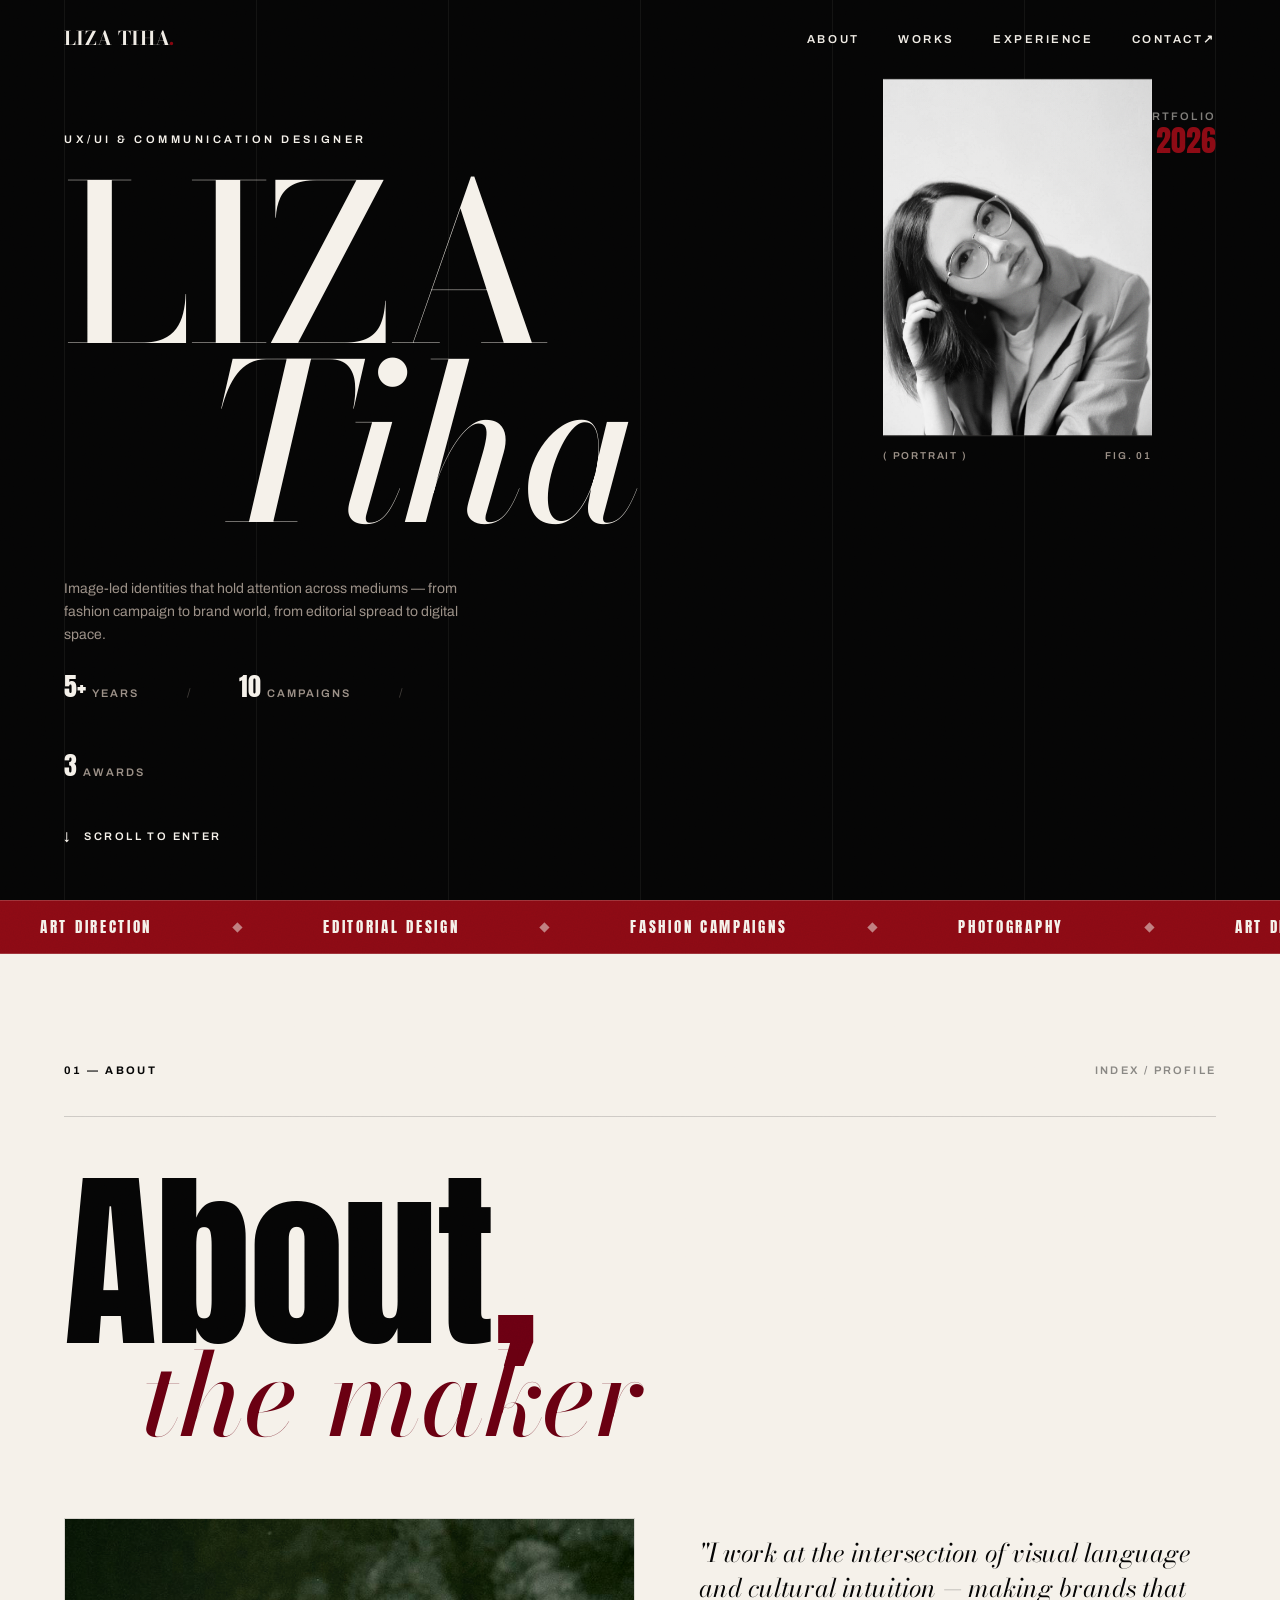
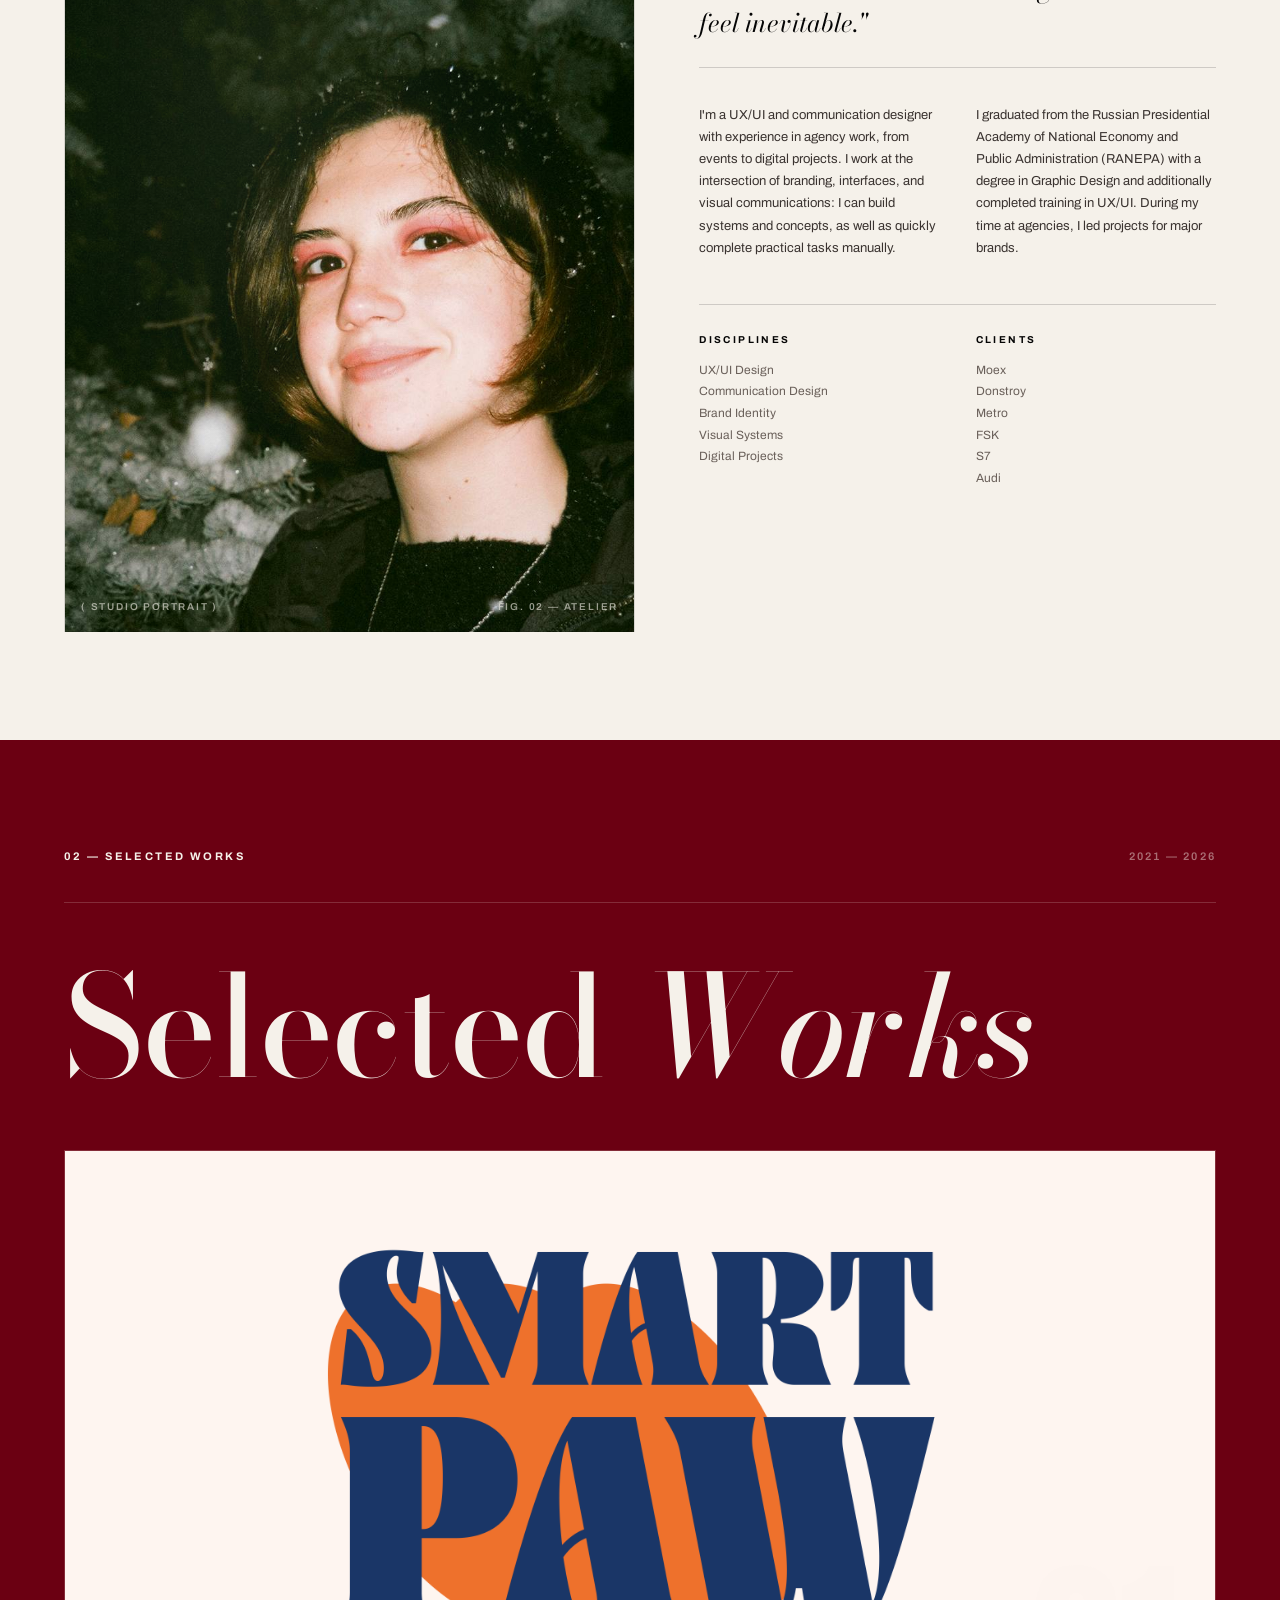
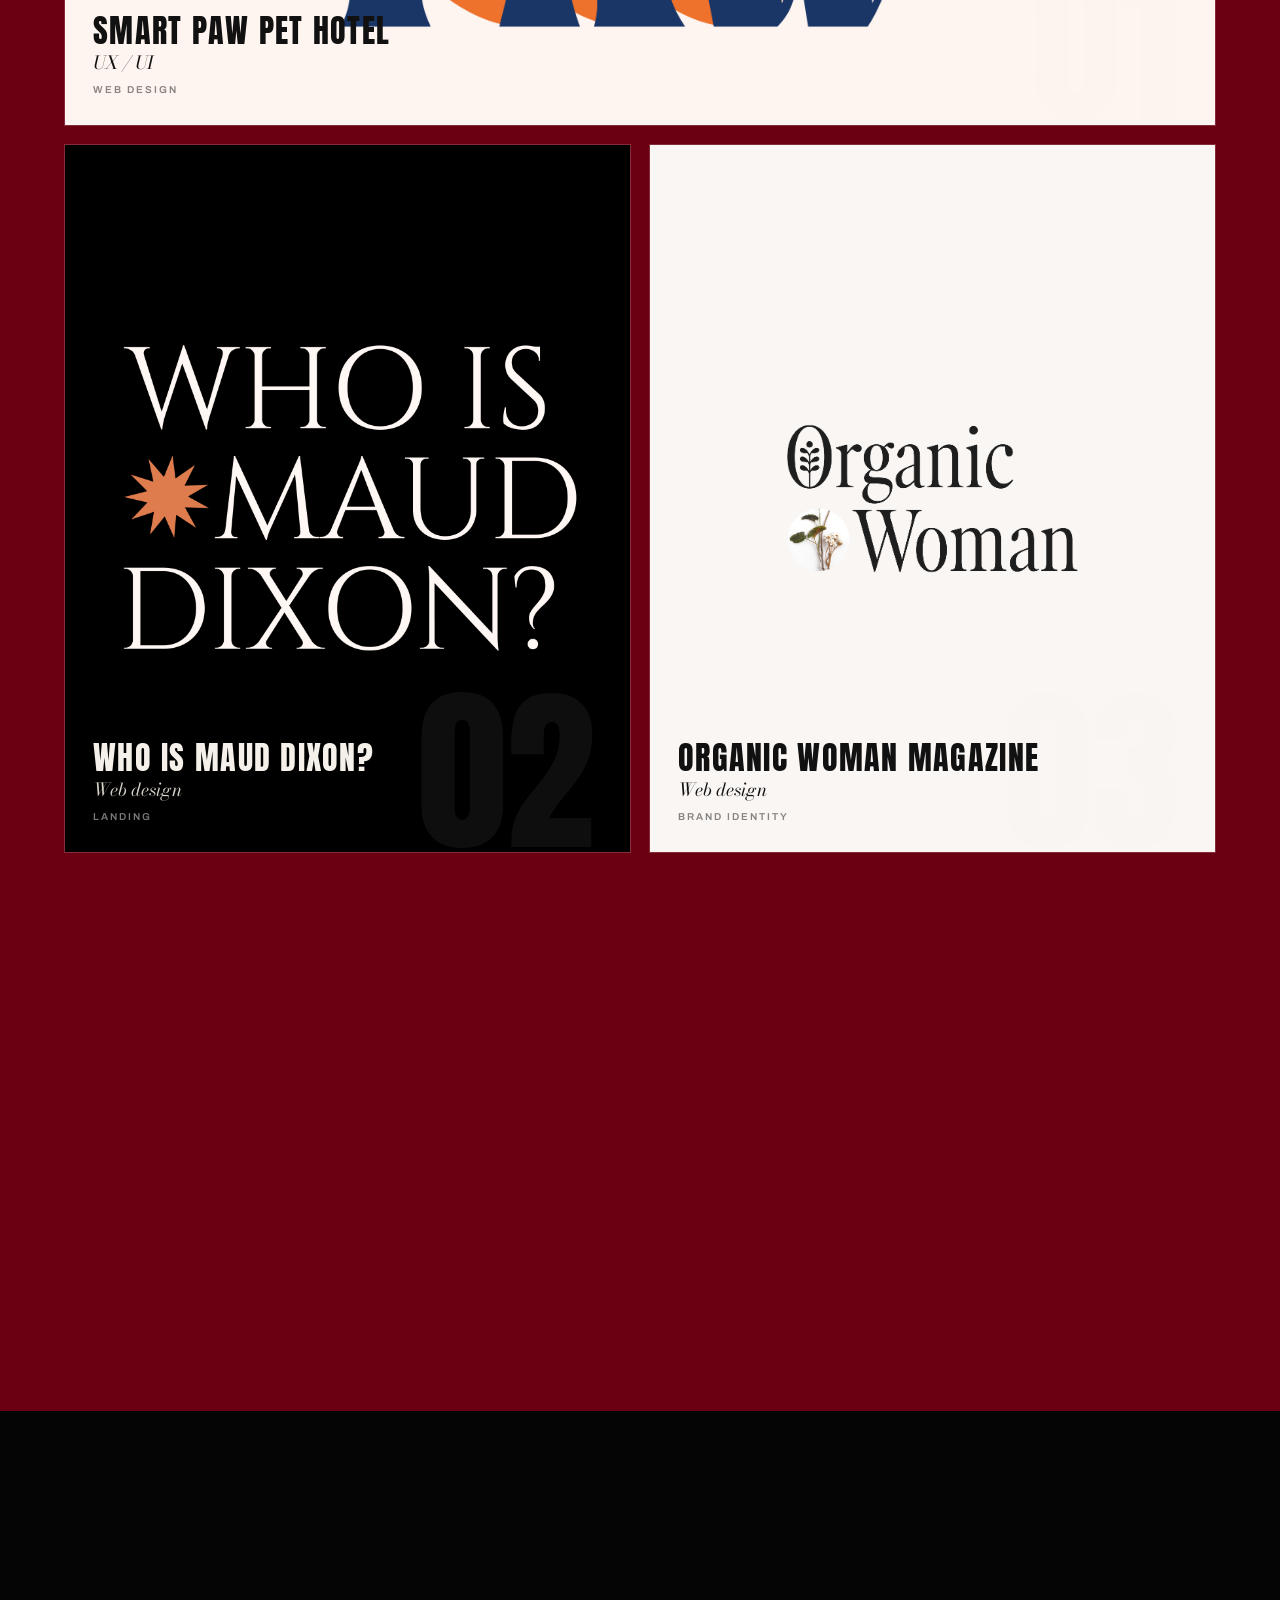
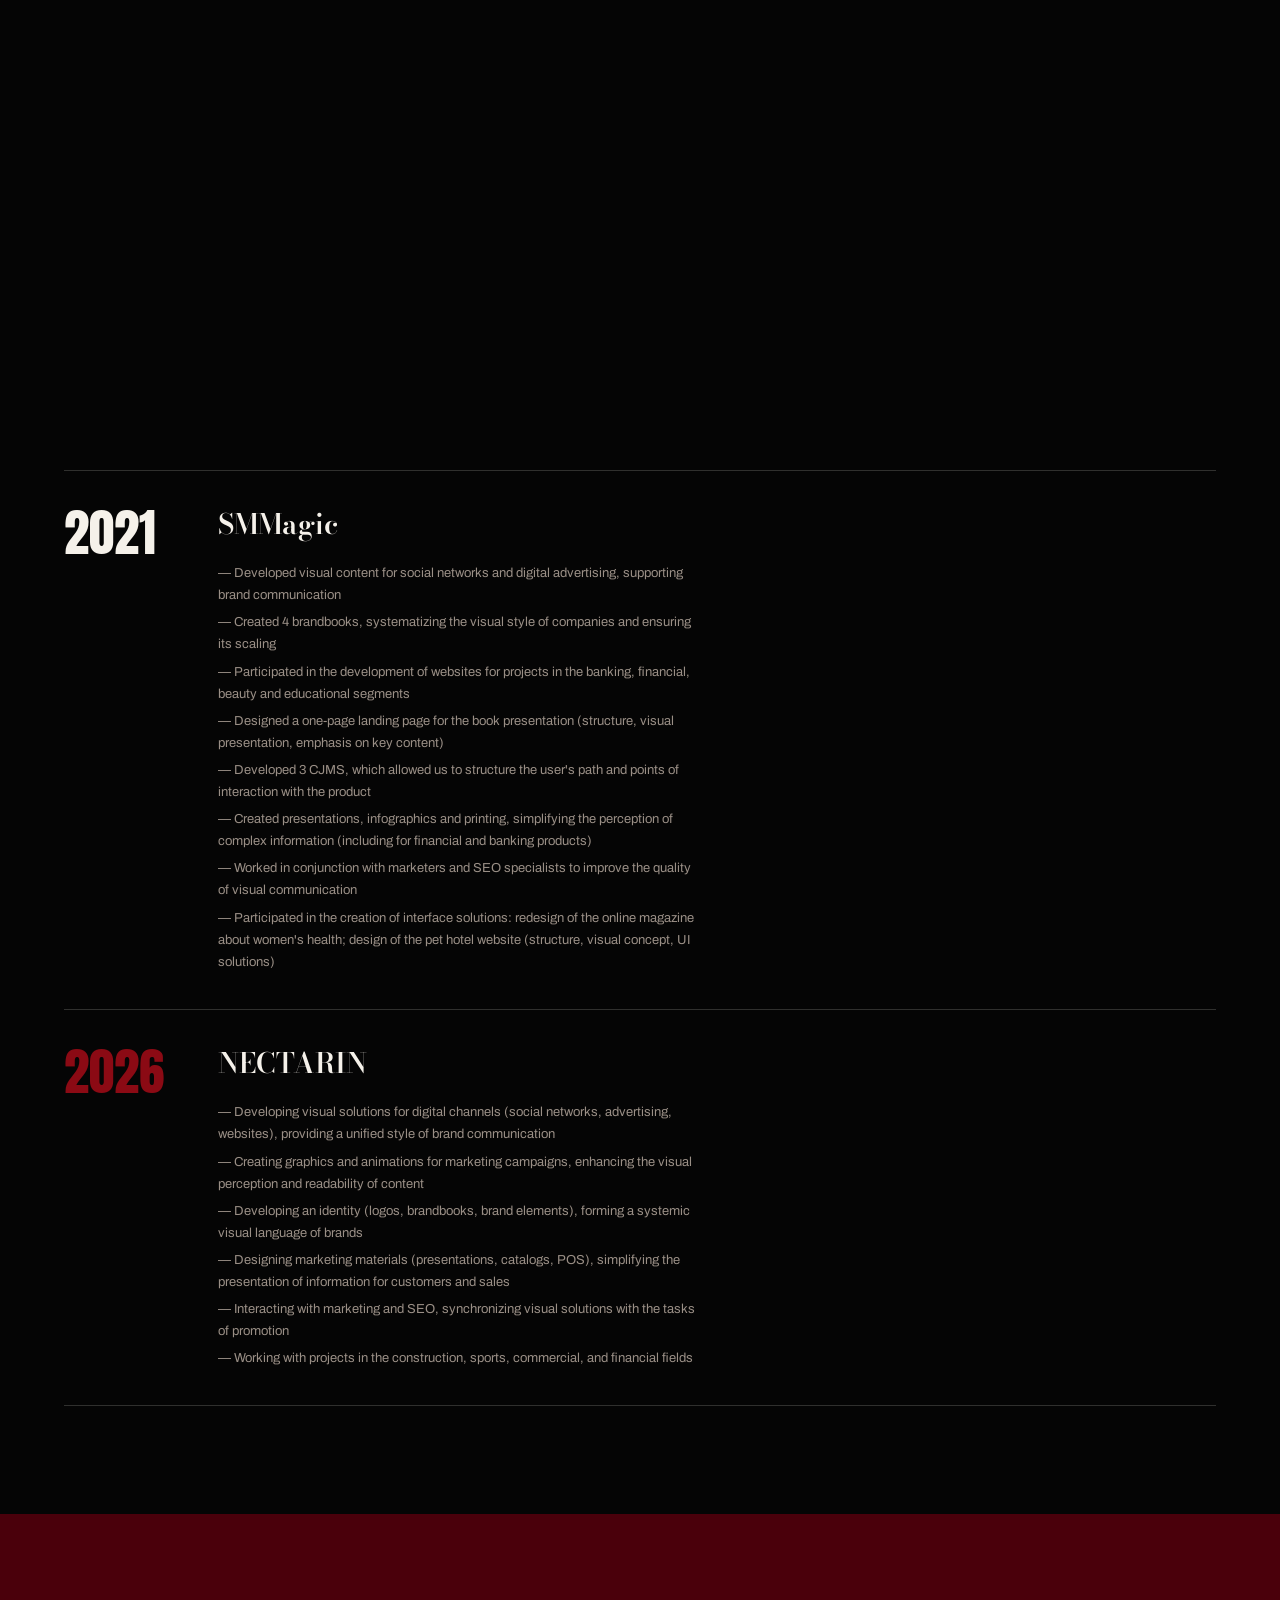
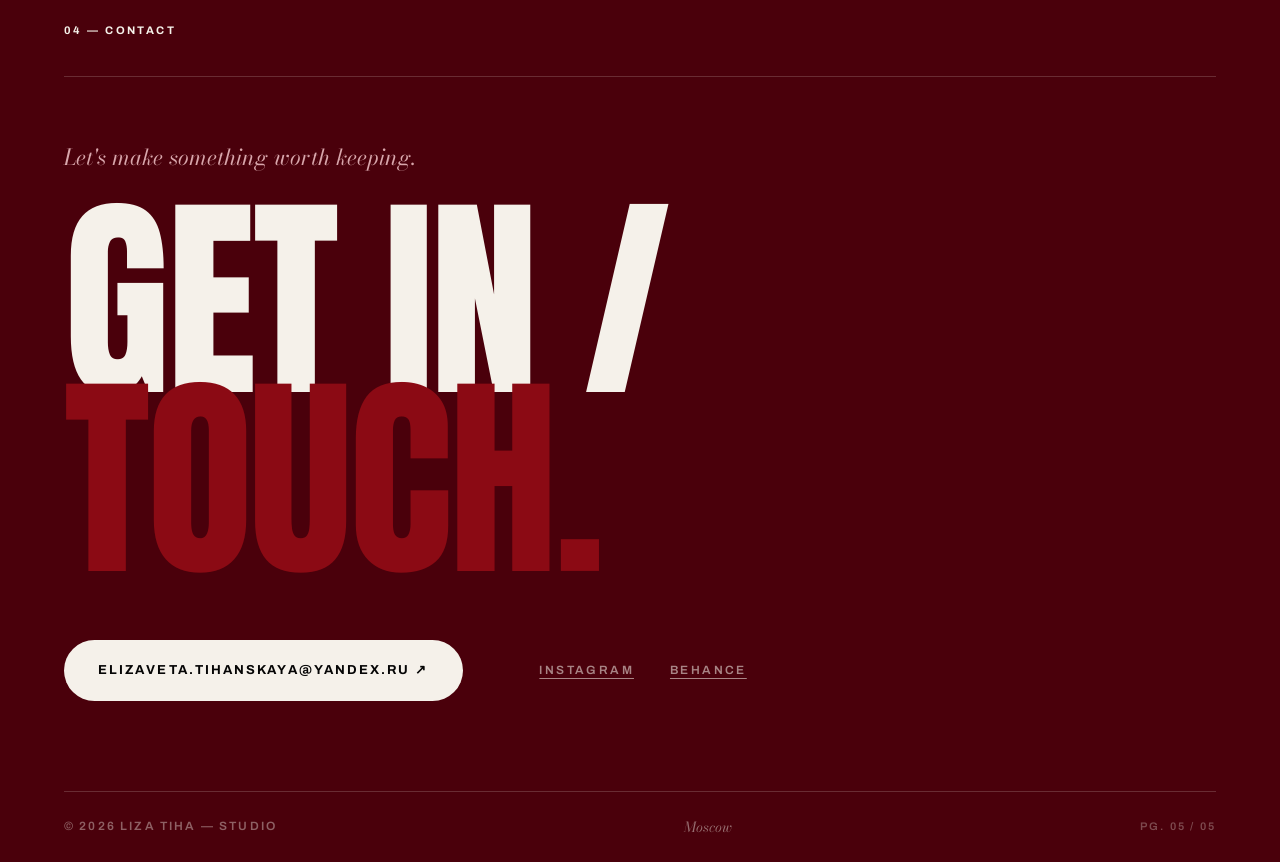
<file: index.html>
<!DOCTYPE html>
<html lang="en">
<head>
  <meta charset="UTF-8">
  <meta name="viewport" content="width=device-width, initial-scale=1.0">
  <title>LIZA TIHA — Creative Director</title>
  <link rel="preconnect" href="https://fonts.googleapis.com">
  <link rel="preconnect" href="https://fonts.gstatic.com" crossorigin>
  <link href="https://fonts.googleapis.com/css2?family=Bodoni+Moda:ital,opsz,wght@0,6..96,400..900;1,6..96,400..900&family=Anton&family=Archivo:wght@400;500;600;700;800;900&display=swap" rel="stylesheet">
  <link rel="stylesheet" href="css/styles.css">
</head>
<body>

  <!-- Grain -->
  <div class="grain" aria-hidden="true"></div>

  <!-- Grid lines -->
  <div class="grid-lines" aria-hidden="true">
    <span></span><span></span><span></span>
    <span></span><span></span><span></span>
  </div>

  <!-- Nav -->
  <nav aria-label="Main navigation">
    <a href="#hero" class="nav-logo">LIZA TIHA<span class="dot">.</span></a>
    <ul class="nav-links">
      <li><a href="#about">About</a></li>
      <li><a href="#works">Works</a></li>
      <li><a href="#experience">Experience</a></li>
      <li><a href="#contact">Contact&#8599;</a></li>
    </ul>
  </nav>

  <!-- ═══ HERO ═══ -->
  <section id="hero">
    <div class="hero-meta" data-reveal data-delay="0">
      <div class="hero-meta-label">Portfolio</div>
      <div class="hero-meta-year">2026</div>
    </div>

    <div class="hero-portrait" id="heroPortrait" aria-hidden="true">
      <div class="hero-portrait-inner"></div>
      <div class="hero-portrait-caption">
        <span>( Portrait )</span>
        <span>FIG. 01</span>
      </div>
    </div>

    <div class="hero-content">
      <p class="hero-eyebrow" data-reveal data-delay="40">UX/UI & Communication designer</p>

      <h1 class="hero-name" data-reveal data-delay="100">
        LIZA<span class="line2">Tiha</span>
      </h1>

      <div class="hero-statement" data-reveal data-delay="160">
        <p>Image-led identities that hold attention across mediums — from fashion campaign to brand world, from editorial spread to digital space.</p>
        <div class="hero-stats">
          <div class="stat">
            <span class="stat-num">5+</span>
            <span class="stat-label">Years</span>
          </div>
          <div class="stat-sep">/</div>
          <div class="stat">
            <span class="stat-num">10</span>
            <span class="stat-label">Campaigns</span>
          </div>
          <div class="stat-sep">/</div>
          <div class="stat">
            <span class="stat-num">3</span>
            <span class="stat-label">Awards</span>
          </div>
        </div>
      </div>
    </div>

    <div class="hero-scroll" data-reveal data-delay="220">
      <span class="hero-scroll-arrow">↓</span>
      <span>Scroll to enter</span>
    </div>
  </section>

  <!-- ═══ MARQUEE ═══ -->
  <div class="marquee-bar" aria-hidden="true">
    <div class="marquee-track">
      <span>Art Direction</span><span class="diamond">◆</span>
      <span>Editorial Design</span><span class="diamond">◆</span>
      <span>Fashion Campaigns</span><span class="diamond">◆</span>
      <span>Photography</span><span class="diamond">◆</span>
      <span>Art Direction</span><span class="diamond">◆</span>
      <span>Editorial Design</span><span class="diamond">◆</span>
      <span>Fashion Campaigns</span><span class="diamond">◆</span>
      <span>Photography</span><span class="diamond">◆</span>
      <!-- duplicate for seamless loop -->
      <span>Art Direction</span><span class="diamond">◆</span>
      <span>Editorial Design</span><span class="diamond">◆</span>
      <span>Fashion Campaigns</span><span class="diamond">◆</span>
      <span>Photography</span><span class="diamond">◆</span>
      <span>Art Direction</span><span class="diamond">◆</span>
      <span>Editorial Design</span><span class="diamond">◆</span>
      <span>Fashion Campaigns</span><span class="diamond">◆</span>
      <span>Photography</span><span class="diamond">◆</span>
    </div>
  </div>

  <!-- ═══ ABOUT ═══ -->
  <section id="about">
    <div class="section-marker" data-reveal data-delay="0">
      <span class="section-num">01 — About</span>
      <span class="section-tag">Index / Profile</span>
    </div>

    <div class="about-title-block">
      <div class="about-title-line1" data-reveal data-delay="40">
        About<span class="comma">,</span>
      </div>
      <div class="about-title-line2" data-reveal data-delay="100">the maker</div>
    </div>

    <div class="about-grid">
      <div class="about-portrait-frame" data-reveal data-delay="60" aria-hidden="true">
        <div class="about-portrait-tags">
          <span>( Studio portrait )</span>
          <span>FIG. 02 — ATELIER</span>
        </div>
      </div>

      <div class="about-content">
        <blockquote class="about-quote" data-reveal data-delay="120">
          "I work at the intersection of visual language and cultural intuition — making brands that feel inevitable."
        </blockquote>

        <div class="about-body" data-reveal data-delay="180">
          <p>I'm a UX/UI and communication designer with experience in agency work, from events to digital projects. I work at the intersection of branding, interfaces, and visual communications: I can build systems and concepts, as well as quickly complete practical tasks manually.</p>
          <p>I graduated from the Russian Presidential Academy of National Economy and Public Administration (RANEPA) with a degree in Graphic Design and additionally completed training in UX/UI. During my time at agencies, I led projects for major brands.</p>
        </div>

        <div class="about-meta" data-reveal data-delay="220">
          <div class="about-meta-col">
            <h4>Disciplines</h4>
            <ul>
              <li>UX/UI Design</li>
              <li>Communication Design</li>
              <li>Brand Identity</li>
              <li>Visual Systems</li>
              <li>Digital Projects</li>
            </ul>
          </div>
          <div class="about-meta-col">
            <h4>Clients</h4>
            <ul>
              <li>Moex</li>
              <li>Donstroy</li>
              <li>Metro</li>
              <li>FSK</li>
              <li>S7</li>
              <li>Audi</li>
            </ul>
          </div>
        </div>
      </div>
    </div>
  </section>

  <!-- ═══ WORKS ═══ -->
  <section id="works">
    <div class="section-marker light" data-reveal data-delay="0">
      <span class="section-num light">02 — Selected Works</span>
      <span class="section-tag light">2021 — 2026</span>
    </div>

    <div class="works-title-block" data-reveal data-delay="40">
      <div class="works-title">Selected <em>Works</em></div>
    </div>

    <div class="works-grid">
      <!-- Card 1: Featured full-width -->
      <a href="https://www.behance.net/gallery/199255299/gostinica-dlja-koshek-i-sobak-Smart-Paw-UXUI" target="_blank" rel="noopener noreferrer" class="work-card work-card-full" data-reveal data-delay="60" role="article">
        <div class="work-card-inner"></div>
        <div class="work-ghost-num" aria-hidden="true">01</div>
        <div class="work-info">
          <div class="work-project-name" style="color:#111;">Smart Paw Pet Hotel</div>
          <div class="work-project-sub" style="color:#111;">UX / UI</div>
          <div class="work-project-tag" style="color:rgba(17,17,17,0.5);">Web design </div>
        </div>
      </a>

      <!-- Cards 2 & 3: 2-up -->
      <div class="work-card-2up" data-reveal data-delay="120">
        <a href="https://www.behance.net/gallery/176763743/Landing-Who-is-Maud-Dixon" target="_blank" rel="noopener noreferrer" class="work-card work-card-half" role="article">
          <div class="work-card-inner"></div>
          <div class="work-ghost-num" aria-hidden="true">02</div>
          <div class="work-info">
            <div class="work-project-name">Who is Maud Dixon? </div>
            <div class="work-project-sub">Web design</div>
            <div class="work-project-tag">Landing</div>
          </div>
        </a>
        <a href="https://www.behance.net/gallery/223369369/Organic-woman-website-redesign" target="_blank" rel="noopener noreferrer" class="work-card work-card-half" role="article">
          <div class="work-card-inner"></div>
          <div class="work-ghost-num" aria-hidden="true">03</div>
          <div class="work-info">
            <div class="work-project-name" style="color:#111;">Organic Woman magazine </div>
            <div class="work-project-sub" style="color:#111;">Web design </div>
            <div class="work-project-tag" style="color:rgba(17,17,17,0.5);"> Brand identity </div>
          </div>
        </a>
      </div>

      <!-- Card 4: Wide -->
      <a href="https://www.behance.net/gallery/223905723/URBAN-VIBES-Sportmaster-social-media-posters" target="_blank" rel="noopener noreferrer" class="work-card work-card-wide" data-reveal data-delay="180" role="article">
        <div class="work-card-inner"></div>
        <div class="work-ghost-num" aria-hidden="true">04</div>
        <div class="work-info">
          <div class="work-project-name" style="color:#111;">Urban Vibes</div>
          <div class="work-project-sub" style="color:#111;">Brand identity </div>
          <div class="work-project-tag" style="color:rgba(17,17,17,0.5);">Communication Design</div>
        </div>
      </a>
    </div>
  </section>

  <!-- ═══ EXPERIENCE ═══ -->
  <section id="experience">
    <div class="section-marker light" data-reveal data-delay="0">
      <span class="section-num light">03 — Experience</span>
    </div>

    <div class="exp-title-block" data-reveal data-delay="40">
      <div class="exp-title">The <em>record</em></div>
    </div>

    <div class="exp-rows">
      <div class="exp-row" data-reveal data-delay="0">
        <div class="exp-year crimson">2020</div>
        <div class="exp-body">
          <div class="exp-role">EVENTUM PREMO</div>
          <ul class="exp-desc">
            <li>— Developed visual concepts for events and presentation materials</li>
            <li>— Created 3D visualizations of stands and scenes used in projects for major automotive, aviation, and telephone brands</li>
            <li>— Designed graphics for presentations and merchandise, enhancing the visual presentation of brands at events</li>
          </ul>
        </div>
      </div>

      <div class="exp-row" data-reveal data-delay="80">
        <div class="exp-year ivory">2021</div>
        <div class="exp-body">
          <div class="exp-role">SMMagic</div>
          <ul class="exp-desc">
            <li>— Developed visual content for social networks and digital advertising, supporting brand communication</li>
            <li>— Created 4 brandbooks, systematizing the visual style of companies and ensuring its scaling</li>
            <li>— Participated in the development of websites for projects in the banking, financial, beauty and educational segments</li>
            <li>— Designed a one-page landing page for the book presentation (structure, visual presentation, emphasis on key content)</li>
            <li>— Developed 3 CJMS, which allowed us to structure the user's path and points of interaction with the product</li>
            <li>— Created presentations, infographics and printing, simplifying the perception of complex information (including for financial and banking products)</li>
            <li>— Worked in conjunction with marketers and SEO specialists to improve the quality of visual communication</li>
            <li>— Participated in the creation of interface solutions: redesign of the online magazine about women's health; design of the pet hotel website (structure, visual concept, UI solutions)</li>
          </ul>
        </div>
      </div>

      <div class="exp-row" data-reveal data-delay="160">
        <div class="exp-year crimson">2026</div>
        <div class="exp-body">
          <div class="exp-role">NECTARIN</div>
          <ul class="exp-desc">
            <li>— Developing visual solutions for digital channels (social networks, advertising, websites), providing a unified style of brand communication</li>
            <li>— Creating graphics and animations for marketing campaigns, enhancing the visual perception and readability of content</li>
            <li>— Developing an identity (logos, brandbooks, brand elements), forming a systemic visual language of brands</li>
            <li>— Designing marketing materials (presentations, catalogs, POS), simplifying the presentation of information for customers and sales</li>
            <li>— Interacting with marketing and SEO, synchronizing visual solutions with the tasks of promotion</li>
            <li>— Working with projects in the construction, sports, commercial, and financial fields</li>
          </ul>
        </div>
      </div>
    </div>
  </section>

  <!-- ═══ CONTACT ═══ -->
  <section id="contact">
    <div class="section-marker light" data-reveal data-delay="0">
      <span class="section-num light">04 — Contact</span>
    </div>

    <p class="contact-tagline" data-reveal data-delay="40">Let's make something worth keeping.</p>

    <div class="contact-title" data-reveal data-delay="80">
      GET IN /<br>
      <span class="touch">TOUCH.</span>
    </div>

    <div class="contact-actions" data-reveal data-delay="140">
      <a href="mailto:elizaveta.tihanskaya@yandex.ru" class="btn-magnetic" id="magneticBtn">
        elizaveta.tihanskaya@yandex.ru &#8599;
      </a>
      <div class="contact-socials">
        <a href="https://www.instagram.com/eta_ti?igsh=MWNxNDkyMGN5ZnNjMQ%3D%3D&utm_source=qr" class="social-link">Instagram</a>
        <a href="https://www.behance.net/designeta" class="social-link">Behance</a>
      </div>
    </div>

    <footer class="contact-footer">
      <span class="footer-copy">© 2026 Liza Tiha — Studio</span>
      <span class="footer-location">Moscow</span>
      <span class="footer-page">Pg. 05 / 05</span>
    </footer>
  </section>

  <script src="js/main.js"></script>
</body>
</html>
</file>
<file: css/styles.css>
/* ─── TOKENS ─── */
:root {
  --burgundy: #6B0012;
  --dark-wine: #4A000B;
  --crimson: #8B0A14;
  --ivory: #F5F1EA;
  --beige: #D8D3C8;
  --black: #050505;
  --muted-dark: #9a8f86;
  --muted-burgundy: #d8a6ac;
  --hairline-light: rgba(245,241,234,0.18);
  --hairline-dark: rgba(5,5,5,0.16);
  --pad: clamp(20px, 5vw, 72px);
}

/* ─── RESET ─── */
*, *::before, *::after { box-sizing: border-box; margin: 0; padding: 0; }
html { scroll-behavior: smooth; }
body {
  background: var(--black);
  color: var(--ivory);
  font-family: 'Archivo', sans-serif;
  font-size: 14px;
  line-height: 1.6;
  overflow-x: hidden;
}
a { color: inherit; text-decoration: none; }
img { display: block; max-width: 100%; }

/* ─── GRAIN OVERLAY ─── */
.grain {
  position: fixed;
  inset: -50%;
  width: 200%;
  height: 200%;
  pointer-events: none;
  z-index: 200;
  opacity: 0.085;
  mix-blend-mode: overlay;
  background-image: url("data:image/svg+xml,%3Csvg xmlns='http://www.w3.org/2000/svg' width='300' height='300'%3E%3Cfilter id='n'%3E%3CfeTurbulence type='fractalNoise' baseFrequency='0.75' numOctaves='4' stitchTiles='stitch'/%3E%3C/filter%3E%3Crect width='300' height='300' filter='url(%23n)' opacity='1'/%3E%3C/svg%3E");
  background-repeat: repeat;
  animation: grainShift 0.8s steps(1) infinite;
}
@keyframes grainShift {
  0%   { transform: translate(0, 0); }
  10%  { transform: translate(-5%, -10%); }
  20%  { transform: translate(-15%, 5%); }
  30%  { transform: translate(7%, -25%); }
  40%  { transform: translate(-5%, 25%); }
  50%  { transform: translate(-15%, 10%); }
  60%  { transform: translate(15%, 0%); }
  70%  { transform: translate(0%, 15%); }
  80%  { transform: translate(3%, 35%); }
  90%  { transform: translate(-10%, 10%); }
  100% { transform: translate(0, 0); }
}

/* ─── GRID LINES ─── */
.grid-lines {
  position: fixed;
  inset: 0;
  pointer-events: none;
  z-index: 1;
  display: grid;
  grid-template-columns: repeat(6, 1fr);
  padding: 0 var(--pad);
}
.grid-lines span {
  display: block;
  border-left: 1px solid rgba(245,241,234,0.06);
}
.grid-lines span:last-child { border-right: 1px solid rgba(245,241,234,0.06); }

/* ─── NAV ─── */
nav {
  position: fixed;
  top: 0;
  left: 0;
  right: 0;
  z-index: 100;
  display: flex;
  align-items: center;
  justify-content: space-between;
  padding: 24px var(--pad);
  mix-blend-mode: difference;
}
.nav-logo {
  font-family: 'Bodoni Moda', serif;
  font-weight: 700;
  font-size: 19px;
  letter-spacing: 0.02em;
  color: var(--ivory);
}
.nav-logo .dot { color: var(--crimson); }
.nav-links {
  display: flex;
  align-items: center;
  gap: clamp(20px, 3vw, 42px);
  list-style: none;
}
.nav-links a {
  font-family: 'Archivo', sans-serif;
  font-size: 11.5px;
  font-weight: 600;
  text-transform: uppercase;
  letter-spacing: 0.22em;
  color: var(--ivory);
  transition: opacity 0.2s;
}
.nav-links a:hover { opacity: 0.6; }

/* ─── SCROLL REVEAL ─── */
[data-reveal] {
  opacity: 0;
  transform: translateY(46px);
  transition: opacity 1.05s cubic-bezier(.16,1,.3,1), transform 1.05s cubic-bezier(.16,1,.3,1);
}
[data-reveal].revealed {
  opacity: 1;
  transform: translateY(0);
}

/* ─── HERO ─── */
#hero {
  position: relative;
  min-height: 100vh;
  background: var(--black);
  display: flex;
  flex-direction: column;
  justify-content: center;
  padding: 120px var(--pad) clamp(80px, 12vh, 150px);
  overflow: hidden;
}

.hero-meta {
  position: absolute;
  top: clamp(90px, 12vh, 140px);
  right: var(--pad);
  text-align: right;
  z-index: 2;
}
.hero-meta-label {
  font-family: 'Archivo', sans-serif;
  font-size: 11px;
  font-weight: 600;
  text-transform: uppercase;
  letter-spacing: 0.2em;
  color: var(--ivory);
  opacity: 0.5;
}
.hero-meta-year {
  font-family: 'Anton', sans-serif;
  font-size: 30px;
  color: var(--crimson);
  line-height: 1;
}

.hero-portrait {
  position: absolute;
  right: clamp(60px, 10vw, 160px);
  top: 50%;
  transform: translateY(-50%);
  width: clamp(190px, 21vw, 330px);
  aspect-ratio: 3/4;
  z-index: 4;
  will-change: transform;
}
.hero-portrait-inner {
  width: 100%;
  height: 100%;
  background: url('../photo/photo_2026-06-22_20-43-06.jpg') center top / cover no-repeat;
  border: 1px solid rgba(245,241,234,0.14);
  position: relative;
  overflow: hidden;
}
.hero-portrait-inner::after {
  content: '';
  position: absolute;
  inset: 0;
  background: radial-gradient(ellipse at 40% 30%, rgba(245,241,234,0.08) 0%, transparent 65%);
}
.hero-portrait-caption {
  position: absolute;
  bottom: -28px;
  left: 0;
  right: 0;
  display: flex;
  justify-content: space-between;
  align-items: center;
}
.hero-portrait-caption span {
  font-size: 10px;
  font-weight: 600;
  text-transform: uppercase;
  letter-spacing: 0.18em;
  color: var(--muted-dark);
}

.hero-content { position: relative; z-index: 3; max-width: 820px; }

.hero-eyebrow {
  font-family: 'Archivo', sans-serif;
  font-size: 11px;
  font-weight: 600;
  text-transform: uppercase;
  letter-spacing: 0.32em;
  color: var(--ivory);
  opacity: 0.55;
  margin-bottom: clamp(16px, 3vh, 28px);
}

.hero-name {
  font-family: 'Bodoni Moda', serif;
  font-weight: 500;
  font-size: clamp(72px, 17vw, 260px);
  line-height: 0.82;
  letter-spacing: -0.01em;
  color: var(--ivory);
  margin-bottom: clamp(28px, 5vh, 56px);
}
.hero-name .line2 {
  font-style: italic;
  display: block;
  padding-left: clamp(40px, 11vw, 180px);
}

.hero-statement {
  max-width: 430px;
}
.hero-statement p {
  font-size: 14px;
  font-weight: 400;
  color: var(--muted-dark);
  line-height: 1.65;
  margin-bottom: clamp(20px, 3vh, 32px);
}

.hero-stats {
  display: flex;
  gap: clamp(20px, 4vw, 48px);
  align-items: baseline;
  flex-wrap: wrap;
}
.stat {
  display: flex;
  align-items: baseline;
  gap: 6px;
}
.stat-num {
  font-family: 'Anton', sans-serif;
  font-size: 26px;
  color: var(--ivory);
  line-height: 1;
}
.stat-label {
  font-size: 11px;
  font-weight: 600;
  text-transform: uppercase;
  letter-spacing: 0.18em;
  color: var(--muted-dark);
}
.stat-sep {
  color: var(--muted-dark);
  opacity: 0.4;
  font-size: 12px;
}

.hero-scroll {
  position: absolute;
  bottom: clamp(32px, 6vh, 56px);
  left: var(--pad);
  display: flex;
  align-items: center;
  gap: 12px;
  font-size: 11px;
  font-weight: 600;
  text-transform: uppercase;
  letter-spacing: 0.22em;
  color: var(--ivory);
  opacity: 0.45;
}
.hero-scroll-arrow {
  display: inline-block;
  animation: pulseDown 2.2s ease-in-out infinite;
}
@keyframes pulseDown {
  0%, 100% { transform: translateY(0); opacity: 0.45; }
  50%       { transform: translateY(6px); opacity: 0.9; }
}

/* ─── MARQUEE ─── */
.marquee-bar {
  position: relative;
  background: var(--crimson);
  border-top: 1px solid rgba(245,241,234,0.18);
  border-bottom: 1px solid rgba(245,241,234,0.18);
  overflow: hidden;
  padding: 14px 0;
  z-index: 5;
}
.marquee-track {
  display: flex;
  width: max-content;
  animation: marqueeScroll 26s linear infinite;
  white-space: nowrap;
}
.marquee-track span {
  font-family: 'Anton', sans-serif;
  font-size: 15px;
  text-transform: uppercase;
  letter-spacing: 0.18em;
  color: var(--ivory);
  padding: 0 40px;
}
.marquee-track .diamond {
  opacity: 0.5;
  letter-spacing: 0;
}
@keyframes marqueeScroll {
  from { transform: translateX(0); }
  to   { transform: translateX(-50%); }
}

/* ─── ABOUT ─── */
#about {
  background: var(--ivory);
  color: var(--black);
  padding: clamp(80px, 12vh, 150px) var(--pad);
}
.section-marker {
  display: flex;
  justify-content: space-between;
  align-items: center;
  padding-bottom: clamp(28px, 4vh, 48px);
  border-bottom: 1px solid var(--hairline-dark);
  margin-bottom: clamp(40px, 7vh, 80px);
}
.section-marker.light {
  border-bottom-color: var(--hairline-light);
}
.section-num {
  font-size: 11px;
  font-weight: 700;
  text-transform: uppercase;
  letter-spacing: 0.22em;
  color: var(--black);
}
.section-num.light { color: var(--ivory); }
.section-tag {
  font-size: 11px;
  font-weight: 600;
  text-transform: uppercase;
  letter-spacing: 0.2em;
  color: var(--black);
  opacity: 0.45;
}
.section-tag.light { color: var(--ivory); opacity: 0.45; }

.about-title-block { margin-bottom: clamp(48px, 8vh, 96px); }
.about-title-line1 {
  font-family: 'Anton', sans-serif;
  font-size: clamp(60px, 15vw, 230px);
  line-height: 0.85;
  letter-spacing: -0.01em;
  color: var(--black);
}
.about-title-line1 .comma { color: var(--burgundy); }
.about-title-line2 {
  font-family: 'Bodoni Moda', serif;
  font-style: italic;
  font-weight: 500;
  font-size: clamp(40px, 9vw, 150px);
  line-height: 0.9;
  color: var(--burgundy);
  padding-left: clamp(24px, 6vw, 100px);
}

.about-grid {
  display: grid;
  grid-template-columns: 1.05fr 0.95fr;
  gap: clamp(36px, 5vw, 90px);
  align-items: start;
}

.about-portrait-frame {
  aspect-ratio: 4/5;
  background: url('../photo/photo_2026-06-22_20-43-15.jpg') center top / cover no-repeat;
  border: 1px solid rgba(5,5,5,0.12);
  position: relative;
  overflow: hidden;
  transition: transform 1.1s cubic-bezier(.16,1,.3,1);
  cursor: default;
}
.about-portrait-frame::after {
  content: '';
  position: absolute;
  inset: 0;
  background: radial-gradient(ellipse at 35% 25%, rgba(245,241,234,0.07) 0%, transparent 60%);
}
.about-portrait-frame:hover { transform: scale(1.02); }
.about-portrait-tags {
  position: absolute;
  bottom: 16px;
  left: 16px;
  right: 16px;
  display: flex;
  justify-content: space-between;
  align-items: flex-end;
  z-index: 2;
}
.about-portrait-tags span {
  font-size: 10px;
  font-weight: 600;
  text-transform: uppercase;
  letter-spacing: 0.18em;
  color: rgba(245,241,234,0.6);
}

.about-content { padding-top: clamp(8px, 2vh, 24px); }
.about-quote {
  font-family: 'Bodoni Moda', serif;
  font-style: italic;
  font-size: clamp(20px, 2vw, 28px);
  line-height: 1.35;
  color: var(--black);
  margin-bottom: clamp(24px, 4vh, 40px);
  padding-bottom: clamp(20px, 3vh, 32px);
  border-bottom: 1px solid var(--hairline-dark);
}
.about-body {
  display: grid;
  grid-template-columns: 1fr 1fr;
  gap: clamp(20px, 3vw, 36px);
  margin-bottom: clamp(28px, 5vh, 48px);
}
.about-body p {
  font-size: 13px;
  font-weight: 400;
  color: #3a3330;
  line-height: 1.7;
}
.about-meta {
  display: grid;
  grid-template-columns: 1fr 1fr;
  gap: clamp(20px, 3vw, 36px);
  padding-top: clamp(20px, 3vh, 32px);
  border-top: 1px solid var(--hairline-dark);
}
.about-meta-col h4 {
  font-size: 10px;
  font-weight: 700;
  text-transform: uppercase;
  letter-spacing: 0.24em;
  color: var(--black);
  margin-bottom: 12px;
}
.about-meta-col ul {
  list-style: none;
}
.about-meta-col li {
  font-size: 12px;
  font-weight: 400;
  color: #6a605a;
  line-height: 1.8;
}

/* ─── WORKS ─── */
#works {
  background: var(--burgundy);
  color: var(--ivory);
  padding: clamp(80px, 12vh, 150px) var(--pad);
}
.works-title-block { margin-bottom: clamp(40px, 7vh, 80px); }
.works-title {
  font-family: 'Bodoni Moda', serif;
  font-weight: 500;
  font-size: clamp(48px, 11vw, 180px);
  line-height: 0.86;
  letter-spacing: -0.012em;
  color: var(--ivory);
}
.works-title em { font-style: italic; }

.works-grid { display: flex; flex-direction: column; gap: clamp(14px, 2vh, 24px); }

.work-card {
  display: block;
  position: relative;
  overflow: hidden;
  border: 1px solid var(--hairline-light);
  cursor: pointer;
}
.work-card-inner {
  width: 100%;
  height: 100%;
  position: absolute;
  inset: 0;
  transition: transform 1.1s cubic-bezier(.16,1,.3,1);
}
.work-card:hover .work-card-inner { transform: scale(1.04); }

.work-card-full { aspect-ratio: 16/8; }
.work-card-full .work-card-inner {
  background: url('../photo/files/обложка.png') center center / cover no-repeat;
}
.work-card-half { aspect-ratio: 4/5; }

.work-card-2up {
  display: grid;
  grid-template-columns: 1fr 1fr;
  gap: clamp(14px, 2vh, 24px);
}
.work-card-2up .work-card-half:nth-child(1) .work-card-inner {
  background: url('../photo/files/Frame 3856.png') center center / cover no-repeat;
}
.work-card-2up .work-card-half:nth-child(2) .work-card-inner {
  background: url('../photo/files/Slide 16_9 - 63.png') center center / cover no-repeat;
}

.work-card-wide { aspect-ratio: 16/6; }
.work-card-wide .work-card-inner {
  background: url('../photo/files/Slide 16_9 - 70.png') center center / cover no-repeat;
}

.work-ghost-num {
  position: absolute;
  bottom: -0.05em;
  right: clamp(16px, 3vw, 36px);
  font-family: 'Anton', sans-serif;
  font-size: clamp(80px, 14vw, 220px);
  line-height: 1;
  color: rgba(245,241,234,0.06);
  pointer-events: none;
  z-index: 2;
  user-select: none;
}
.work-info {
  position: absolute;
  bottom: clamp(16px, 3vh, 28px);
  left: clamp(16px, 3vw, 28px);
  z-index: 3;
}
.work-project-name {
  font-family: 'Anton', sans-serif;
  font-size: clamp(18px, 3vw, 32px);
  text-transform: uppercase;
  letter-spacing: 0.04em;
  color: var(--ivory);
  line-height: 1;
  margin-bottom: 4px;
}
.work-project-sub {
  font-family: 'Bodoni Moda', serif;
  font-style: italic;
  font-size: clamp(13px, 1.4vw, 18px);
  color: var(--beige);
  line-height: 1.3;
}
.work-project-tag {
  margin-top: 8px;
  font-size: 10px;
  font-weight: 600;
  text-transform: uppercase;
  letter-spacing: 0.2em;
  color: rgba(245,241,234,0.5);
}

/* ─── EXPERIENCE ─── */
#experience {
  background: var(--black);
  color: var(--ivory);
  padding: clamp(80px, 12vh, 150px) var(--pad);
}
.exp-title-block { margin-bottom: clamp(40px, 7vh, 72px); }
.exp-title {
  font-family: 'Bodoni Moda', serif;
  font-weight: 500;
  font-size: clamp(48px, 11vw, 200px);
  line-height: 0.86;
  letter-spacing: -0.012em;
  color: var(--ivory);
}
.exp-title em { font-style: italic; }

.exp-rows { display: flex; flex-direction: column; }
.exp-row {
  display: grid;
  grid-template-columns: auto 1fr auto;
  gap: clamp(20px, 4vw, 64px);
  align-items: start;
  padding: clamp(28px, 4vh, 46px) 0;
  border-top: 1px solid var(--hairline-light);
}
.exp-row:last-child { border-bottom: 1px solid var(--hairline-light); }

.exp-year {
  font-family: 'Anton', sans-serif;
  font-size: clamp(32px, 4vw, 56px);
  line-height: 1;
  min-width: clamp(80px, 8vw, 120px);
}
.exp-year.crimson { color: var(--crimson); }
.exp-year.ivory { color: var(--ivory); }

.exp-role {
  font-family: 'Bodoni Moda', serif;
  font-weight: 600;
  font-size: clamp(18px, 2.2vw, 28px);
  color: var(--ivory);
  margin-bottom: 22px;
  line-height: 1.2;
}
.exp-desc {
  font-size: 13px;
  color: var(--muted-dark);
  line-height: 1.7;
  max-width: 480px;
  list-style: none;
  padding: 0;
  margin: 0;
}
.exp-desc li + li {
  margin-top: 5px;
}

.exp-location {
  font-family: 'Archivo', sans-serif;
  font-size: 11px;
  font-weight: 600;
  text-transform: uppercase;
  letter-spacing: 0.22em;
  color: var(--ivory);
  opacity: 0.4;
  text-align: right;
  padding-top: 4px;
  white-space: nowrap;
}

/* ─── CONTACT ─── */
#contact {
  background: var(--dark-wine);
  color: var(--ivory);
  padding: clamp(80px, 12vh, 170px) var(--pad) 0;
}
.contact-tagline {
  font-family: 'Bodoni Moda', serif;
  font-style: italic;
  font-size: clamp(16px, 1.8vw, 22px);
  color: var(--muted-burgundy);
  margin-bottom: clamp(20px, 4vh, 40px);
}
.contact-title {
  font-family: 'Anton', sans-serif;
  font-size: clamp(64px, 17vw, 300px);
  line-height: 0.82;
  letter-spacing: -0.015em;
  color: var(--ivory);
  margin-bottom: clamp(48px, 8vh, 96px);
}
.contact-title .touch { color: var(--crimson); }

.contact-actions {
  display: flex;
  align-items: center;
  gap: clamp(32px, 6vw, 80px);
  margin-bottom: clamp(60px, 10vh, 120px);
  flex-wrap: wrap;
}
.btn-magnetic {
  display: inline-block;
  background: var(--ivory);
  color: var(--black);
  border-radius: 100px;
  padding: 20px 34px;
  font-family: 'Archivo', sans-serif;
  font-size: 13px;
  font-weight: 700;
  text-transform: uppercase;
  letter-spacing: 0.16em;
  transition: transform 0.3s cubic-bezier(.16,1,.3,1), box-shadow 0.3s ease;
  will-change: transform;
  cursor: pointer;
}
.btn-magnetic:hover {
  box-shadow: 0 8px 40px rgba(0,0,0,0.3);
}

.contact-socials {
  display: flex;
  gap: clamp(20px, 3vw, 36px);
  align-items: center;
}
.social-link {
  font-size: 12px;
  font-weight: 600;
  text-transform: uppercase;
  letter-spacing: 0.2em;
  color: var(--ivory);
  opacity: 0.55;
  text-decoration: underline;
  text-underline-offset: 4px;
  transition: opacity 0.2s;
}
.social-link:hover { opacity: 1; }

.contact-footer {
  display: flex;
  justify-content: space-between;
  align-items: center;
  padding: 24px 0;
  border-top: 1px solid var(--hairline-light);
  flex-wrap: wrap;
  gap: 12px;
}
.footer-copy {
  font-size: 12px;
  font-weight: 600;
  text-transform: uppercase;
  letter-spacing: 0.18em;
  color: rgba(245,241,234,0.4);
}
.footer-location {
  font-family: 'Bodoni Moda', serif;
  font-style: italic;
  font-size: 14px;
  color: rgba(245,241,234,0.45);
}
.footer-page {
  font-size: 11px;
  font-weight: 600;
  text-transform: uppercase;
  letter-spacing: 0.2em;
  color: rgba(245,241,234,0.3);
}

/* ─── RESPONSIVE ─── */
@media (max-width: 900px) {
  .hero-portrait {
    right: var(--pad);
    width: clamp(140px, 28vw, 220px);
  }
}

@media (max-width: 768px) {
  .about-grid { grid-template-columns: 1fr; }
  .about-body { grid-template-columns: 1fr; }
  .work-card-2up { grid-template-columns: 1fr; }
  .work-card-half { aspect-ratio: 4/3; }
  .exp-row { grid-template-columns: auto 1fr; }
  .exp-location { display: none; }
  .contact-actions { flex-direction: column; align-items: flex-start; }
}

@media (max-width: 640px) {
  .nav-links { gap: 16px; }
  .nav-links a { font-size: 10px; letter-spacing: 0.14em; }
  .hero-portrait { display: none; }
  .hero-name { font-size: clamp(56px, 20vw, 120px); }
  .work-card-full { aspect-ratio: 4/3; }
  .work-card-wide { aspect-ratio: 4/3; }
  .contact-footer { flex-direction: column; align-items: flex-start; gap: 8px; }
}

@media (max-width: 420px) {
  .nav-links li:nth-child(3) { display: none; }
}
</file>
